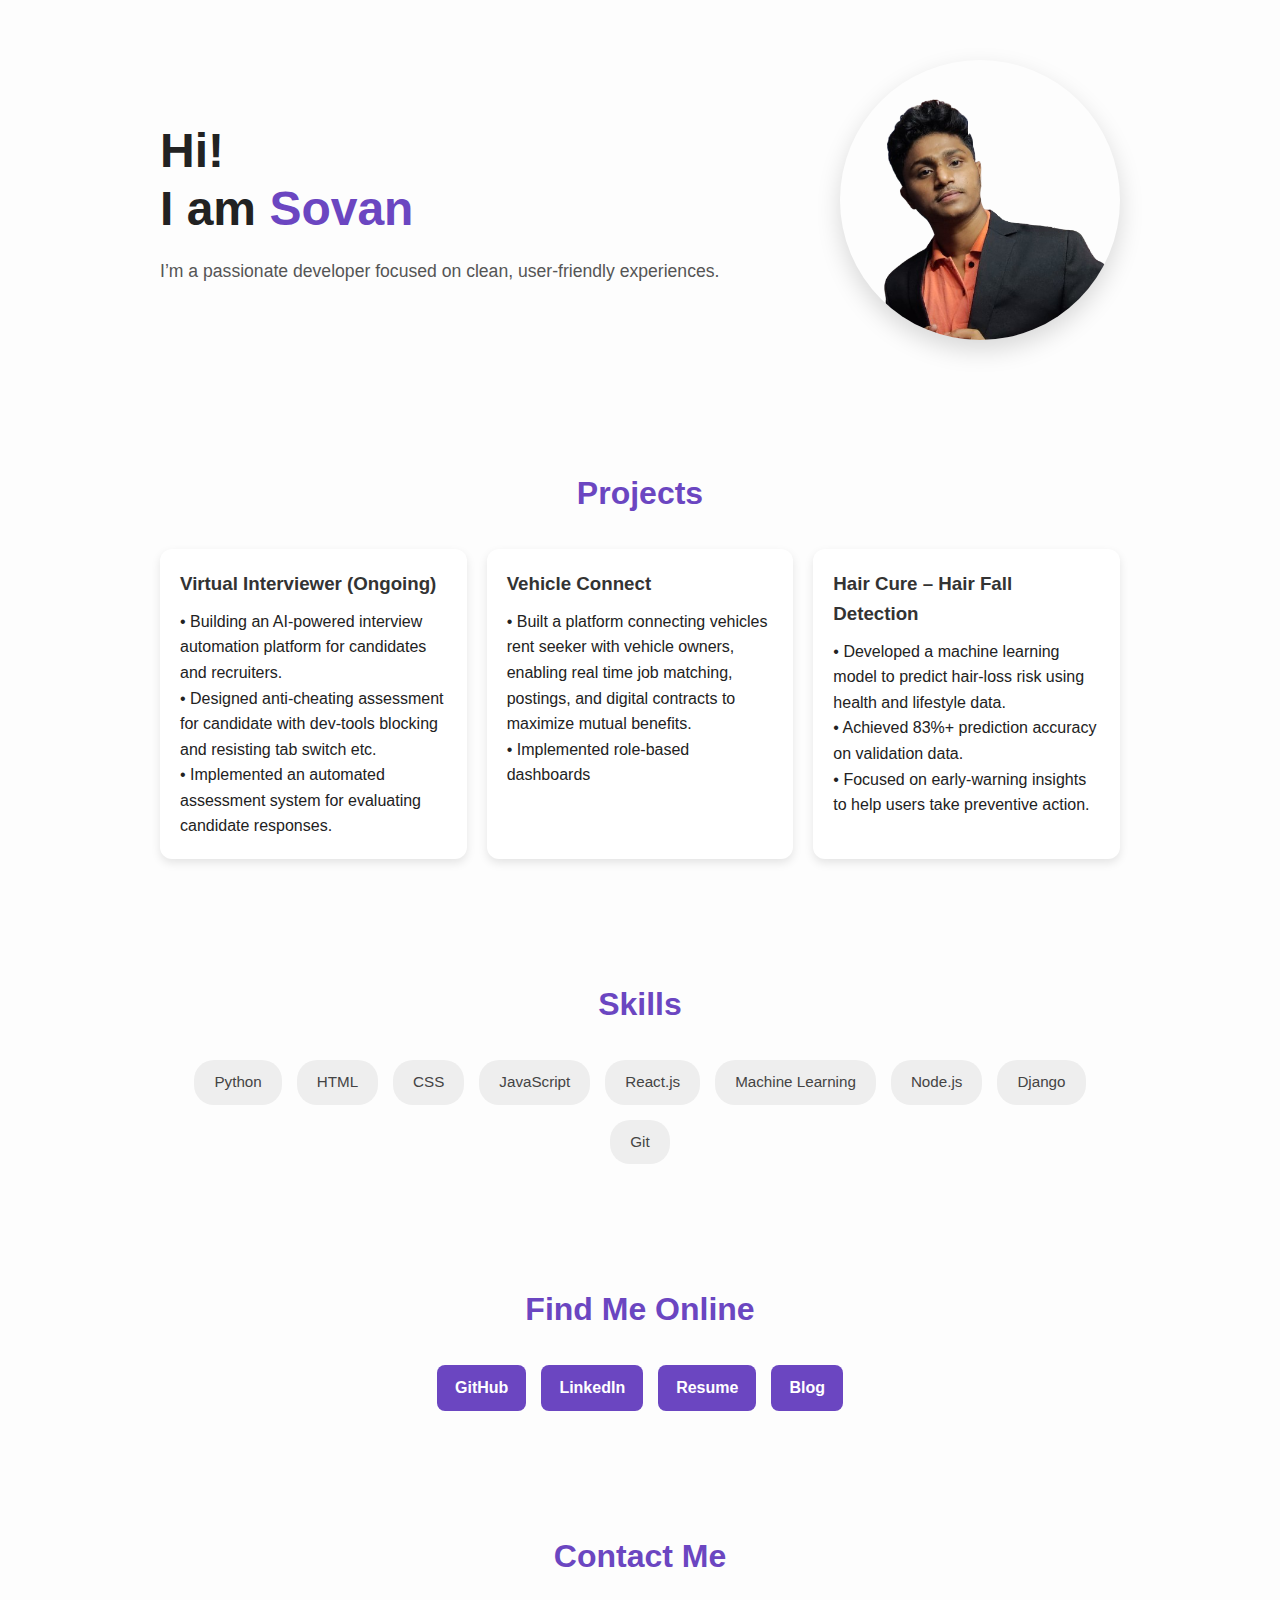
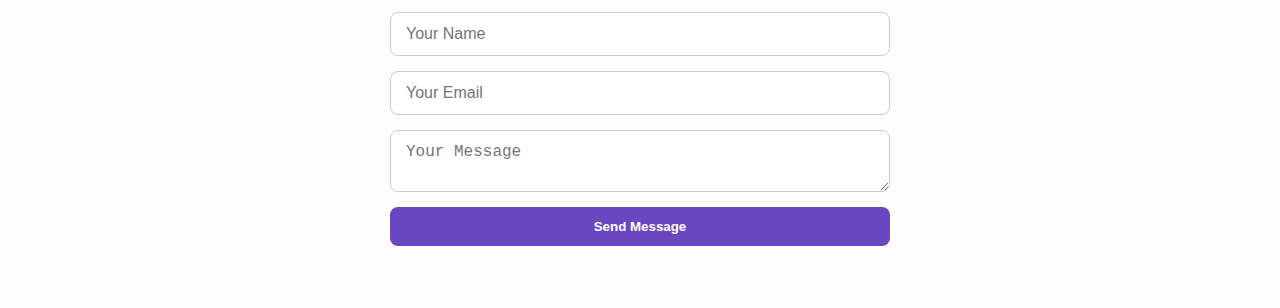
<file: index.html>
<!DOCTYPE html>
<html lang="en">
<head>
  <meta charset="UTF-8" />
  <meta name="viewport" content="width=device-width, initial-scale=1.0"/>
  <title>Sovan's Portfolio</title>
  <link rel="stylesheet" href="style.css" />
</head>
<body>

  <!-- Hero Section -->
  <section class="hero">
    <div class="hero-content">
      <div class="hero-text">
        <h1>Hi!<br>I am <span class="highlight">Sovan</span></h1>
        <p>I’m a passionate developer focused on clean, user-friendly experiences.</p>
      </div>
      <div class="hero-image">
        <img src="OIP.png" alt="Profile Image" />
      </div>
    </div>
  </section>

  <!-- Projects Section -->
  <section class="projects" id="projects">
    <h2>Projects</h2>
    <div class="project-list">
      <div class="project-card">
        <h3>Virtual Interviewer (Ongoing)</h3>
        <p>• Building an AI‑powered interview automation platform for candidates and 
recruiters. <br>
• Designed anti-cheating assessment for candidate with dev-tools blocking 
and resisting tab switch etc. <br>
• Implemented an automated assessment system for evaluating candidate 
responses. </p>
      </div>
      <div class="project-card">
        <h3>Vehicle Connect </h3>
        <p>•  Built a platform connecting vehicles rent seeker with vehicle owners, enabling real
time job matching, postings, and digital contracts to maximize mutual benefits. <br>
• Implemented role-based dashboards</p>
      </div>
      <div class="project-card">
        <h3>Hair Cure – Hair Fall Detection</h3>
        <p>• Developed a machine learning model to predict hair‑loss risk using health and 
lifestyle data. 
          <br>
• Achieved 83%+ prediction accuracy on validation data. <br>
• Focused on early‑warning insights to help users take preventive action. </p>
      </div>
    </div>
  </section>

  <!-- Skills Section -->
  <section class="skills" id="skills">
    <h2>Skills</h2>
    <div class="skills-grid">
      <span>Python</span>
      <span>HTML</span>
      <span>CSS</span>
      <span>JavaScript</span>
      <span>React.js</span>
      <span>Machine Learning</span>
      <span>Node.js</span>
      <span>Django</span>
      <span>Git</span>
    </div>
  </section>
<!-- Links Section -->
<section class="links" id="links">
  <h2>Find Me Online</h2>
  <div class="link-buttons">
    <a href="https://github.com/SovanPradhan-dev" target="_blank">GitHub</a>
    <a href="https://linkedin.com/in/sovanpradhan1000" target="_blank">LinkedIn</a>
    <a href="resume.pdf" target="_blank">Resume</a>
    <a href="https://yourblog.com" target="_blank">Blog</a>
  </div>
</section>

  <!-- Contact Section -->
  <section class="contact" id="contact">
    <h2>Contact Me</h2>
    <form id="contact-form">
      <input type="text" placeholder="Your Name" required />
      <input type="email" placeholder="Your Email" required />
      <textarea placeholder="Your Message" required></textarea>
      <button type="submit">Send Message</button>
    </form>
  </section>

  <script src="script.js"></script>
</body>
</html>
</file>
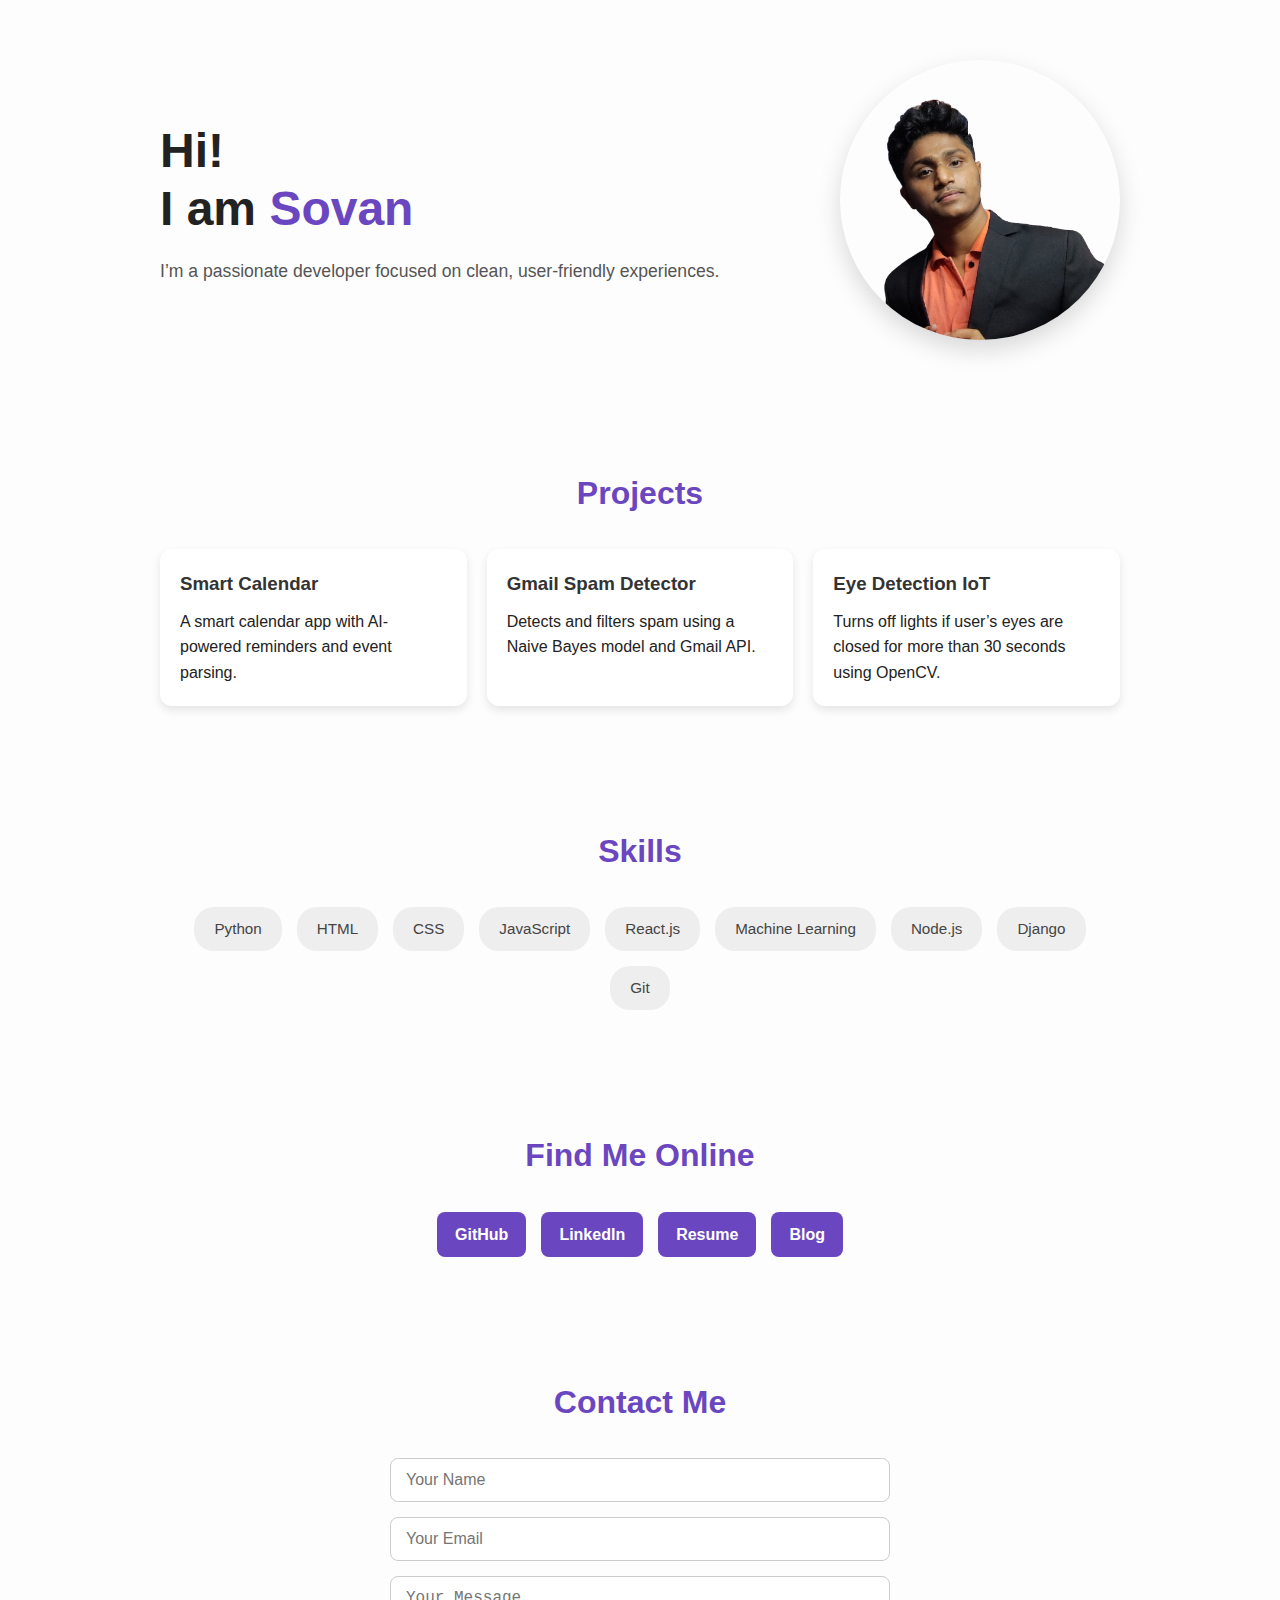
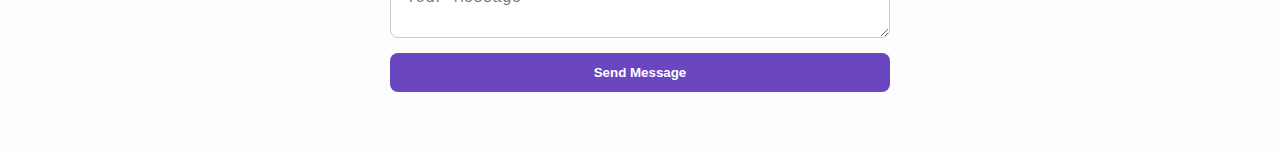
<file: Portfolio/index.html>
<!DOCTYPE html>
<html lang="en">
<head>
  <meta charset="UTF-8" />
  <meta name="viewport" content="width=device-width, initial-scale=1.0"/>
  <title>Sovan's Portfolio</title>
  <link rel="stylesheet" href="style.css" />
</head>
<body>

  <!-- Hero Section -->
  <section class="hero">
    <div class="hero-content">
      <div class="hero-text">
        <h1>Hi!<br>I am <span class="highlight">Sovan</span></h1>
        <p>I’m a passionate developer focused on clean, user-friendly experiences.</p>
      </div>
      <div class="hero-image">
        <img src="OIP.png" alt="Profile Image" />
      </div>
    </div>
  </section>

  <!-- Projects Section -->
  <section class="projects" id="projects">
    <h2>Projects</h2>
    <div class="project-list">
      <div class="project-card">
        <h3>Smart Calendar</h3>
        <p>A smart calendar app with AI-powered reminders and event parsing.</p>
      </div>
      <div class="project-card">
        <h3>Gmail Spam Detector</h3>
        <p>Detects and filters spam using a Naive Bayes model and Gmail API.</p>
      </div>
      <div class="project-card">
        <h3>Eye Detection IoT</h3>
        <p>Turns off lights if user’s eyes are closed for more than 30 seconds using OpenCV.</p>
      </div>
    </div>
  </section>

  <!-- Skills Section -->
  <section class="skills" id="skills">
    <h2>Skills</h2>
    <div class="skills-grid">
      <span>Python</span>
      <span>HTML</span>
      <span>CSS</span>
      <span>JavaScript</span>
      <span>React.js</span>
      <span>Machine Learning</span>
      <span>Node.js</span>
      <span>Django</span>
      <span>Git</span>
    </div>
  </section>
<!-- Links Section -->
<section class="links" id="links">
  <h2>Find Me Online</h2>
  <div class="link-buttons">
    <a href="https://github.com/SovanPradhan-dev" target="_blank">GitHub</a>
    <a href="https://linkedin.com/in/sovanpradhan1000" target="_blank">LinkedIn</a>
    <a href="resume.pdf" target="_blank">Resume</a>
    <a href="https://yourblog.com" target="_blank">Blog</a>
  </div>
</section>

  <!-- Contact Section -->
  <section class="contact" id="contact">
    <h2>Contact Me</h2>
    <form id="contact-form">
      <input type="text" placeholder="Your Name" required />
      <input type="email" placeholder="Your Email" required />
      <textarea placeholder="Your Message" required></textarea>
      <button type="submit">Send Message</button>
    </form>
  </section>

  <script src="script.js"></script>
</body>
</html>
</file>
<file: style.css>
* {
  margin: 0;
  padding: 0;
  box-sizing: border-box;
}

body {
  font-family: 'Segoe UI', sans-serif;
  background-color: #fdfdfd;
  color: #222;
  line-height: 1.6;
}

section {
  padding: 60px 20px;
  max-width: 1000px;
  margin: auto;
}

/* Hero */
.hero-content {
  display: flex;
  flex-direction: column-reverse;
  align-items: center;
  gap: 50px;
}

@media (min-width: 768px) {
  .hero-content {
    flex-direction: row;
    justify-content: space-between;
  }
}

.hero-text h1 {
  font-size: 3rem;
  font-weight: bold;
  margin-bottom: 20px;
  line-height: 1.2;
}

.highlight {
  color: #6b46c1;
}

.hero-text p {
  font-size: 1.1rem;
  color: #555;
}

.hero-image img {
  width: 280px;
  height: 280px;
  border-radius: 50%;
  object-fit: cover;
  box-shadow: 0 10px 25px rgba(0, 0, 0, 0.15);
}

/* Section Titles */
section h2 {
  text-align: center;
  font-size: 2rem;
  color: #6b46c1;
  margin-bottom: 30px;
}

/* Projects */
.project-list {
  display: grid;
  grid-template-columns: 1fr;
  gap: 20px;
}

@media (min-width: 768px) {
  .project-list {
    grid-template-columns: repeat(3, 1fr);
  }
}

.project-card {
  background: #fff;
  padding: 20px;
  border-radius: 12px;
  box-shadow: 0 4px 10px rgba(0,0,0,0.1);
  transition: transform 0.3s;
}

.project-card:hover {
  transform: translateY(-5px);
}

.project-card h3 {
  color: #333;
  margin-bottom: 10px;
}

/* Skills */
.skills-grid {
  display: flex;
  flex-wrap: wrap;
  gap: 15px;
  justify-content: center;
}

.skills-grid span {
  background-color: #eee;
  color: #444;
  padding: 10px 20px;
  border-radius: 20px;
  font-size: 0.95rem;
}
/* Links Section */
.links {
  text-align: center;
}

.link-buttons {
  display: flex;
  flex-wrap: wrap;
  gap: 15px;
  justify-content: center;
  margin-top: 20px;
}

.link-buttons a {
  background-color: #6b46c1;
  color: #fff;
  padding: 10px 18px;
  border-radius: 8px;
  text-decoration: none;
  font-weight: 600;
  transition: background 0.3s;
}

.link-buttons a:hover {
  background-color: #4c3395;
}

/* Contact */
form {
  display: flex;
  flex-direction: column;
  gap: 15px;
  max-width: 500px;
  margin: auto;
}

form input, form textarea {
  padding: 12px 15px;
  border: 1px solid #ccc;
  border-radius: 8px;
  font-size: 1rem;
  width: 100%;
}

form button {
  background-color: #6b46c1;
  color: #fff;
  padding: 12px;
  font-weight: bold;
  border: none;
  border-radius: 8px;
  cursor: pointer;
  transition: background-color 0.3s;
}

form button:hover {
  background-color: #4c3395;
}
</file>
<file: Portfolio/style.css>
* {
  margin: 0;
  padding: 0;
  box-sizing: border-box;
}

body {
  font-family: 'Segoe UI', sans-serif;
  background-color: #fdfdfd;
  color: #222;
  line-height: 1.6;
}

section {
  padding: 60px 20px;
  max-width: 1000px;
  margin: auto;
}

/* Hero */
.hero-content {
  display: flex;
  flex-direction: column-reverse;
  align-items: center;
  gap: 50px;
}

@media (min-width: 768px) {
  .hero-content {
    flex-direction: row;
    justify-content: space-between;
  }
}

.hero-text h1 {
  font-size: 3rem;
  font-weight: bold;
  margin-bottom: 20px;
  line-height: 1.2;
}

.highlight {
  color: #6b46c1;
}

.hero-text p {
  font-size: 1.1rem;
  color: #555;
}

.hero-image img {
  width: 280px;
  height: 280px;
  border-radius: 50%;
  object-fit: cover;
  box-shadow: 0 10px 25px rgba(0, 0, 0, 0.15);
}

/* Section Titles */
section h2 {
  text-align: center;
  font-size: 2rem;
  color: #6b46c1;
  margin-bottom: 30px;
}

/* Projects */
.project-list {
  display: grid;
  grid-template-columns: 1fr;
  gap: 20px;
}

@media (min-width: 768px) {
  .project-list {
    grid-template-columns: repeat(3, 1fr);
  }
}

.project-card {
  background: #fff;
  padding: 20px;
  border-radius: 12px;
  box-shadow: 0 4px 10px rgba(0,0,0,0.1);
  transition: transform 0.3s;
}

.project-card:hover {
  transform: translateY(-5px);
}

.project-card h3 {
  color: #333;
  margin-bottom: 10px;
}

/* Skills */
.skills-grid {
  display: flex;
  flex-wrap: wrap;
  gap: 15px;
  justify-content: center;
}

.skills-grid span {
  background-color: #eee;
  color: #444;
  padding: 10px 20px;
  border-radius: 20px;
  font-size: 0.95rem;
}
/* Links Section */
.links {
  text-align: center;
}

.link-buttons {
  display: flex;
  flex-wrap: wrap;
  gap: 15px;
  justify-content: center;
  margin-top: 20px;
}

.link-buttons a {
  background-color: #6b46c1;
  color: #fff;
  padding: 10px 18px;
  border-radius: 8px;
  text-decoration: none;
  font-weight: 600;
  transition: background 0.3s;
}

.link-buttons a:hover {
  background-color: #4c3395;
}

/* Contact */
form {
  display: flex;
  flex-direction: column;
  gap: 15px;
  max-width: 500px;
  margin: auto;
}

form input, form textarea {
  padding: 12px 15px;
  border: 1px solid #ccc;
  border-radius: 8px;
  font-size: 1rem;
  width: 100%;
}

form button {
  background-color: #6b46c1;
  color: #fff;
  padding: 12px;
  font-weight: bold;
  border: none;
  border-radius: 8px;
  cursor: pointer;
  transition: background-color 0.3s;
}

form button:hover {
  background-color: #4c3395;
}
</file>
